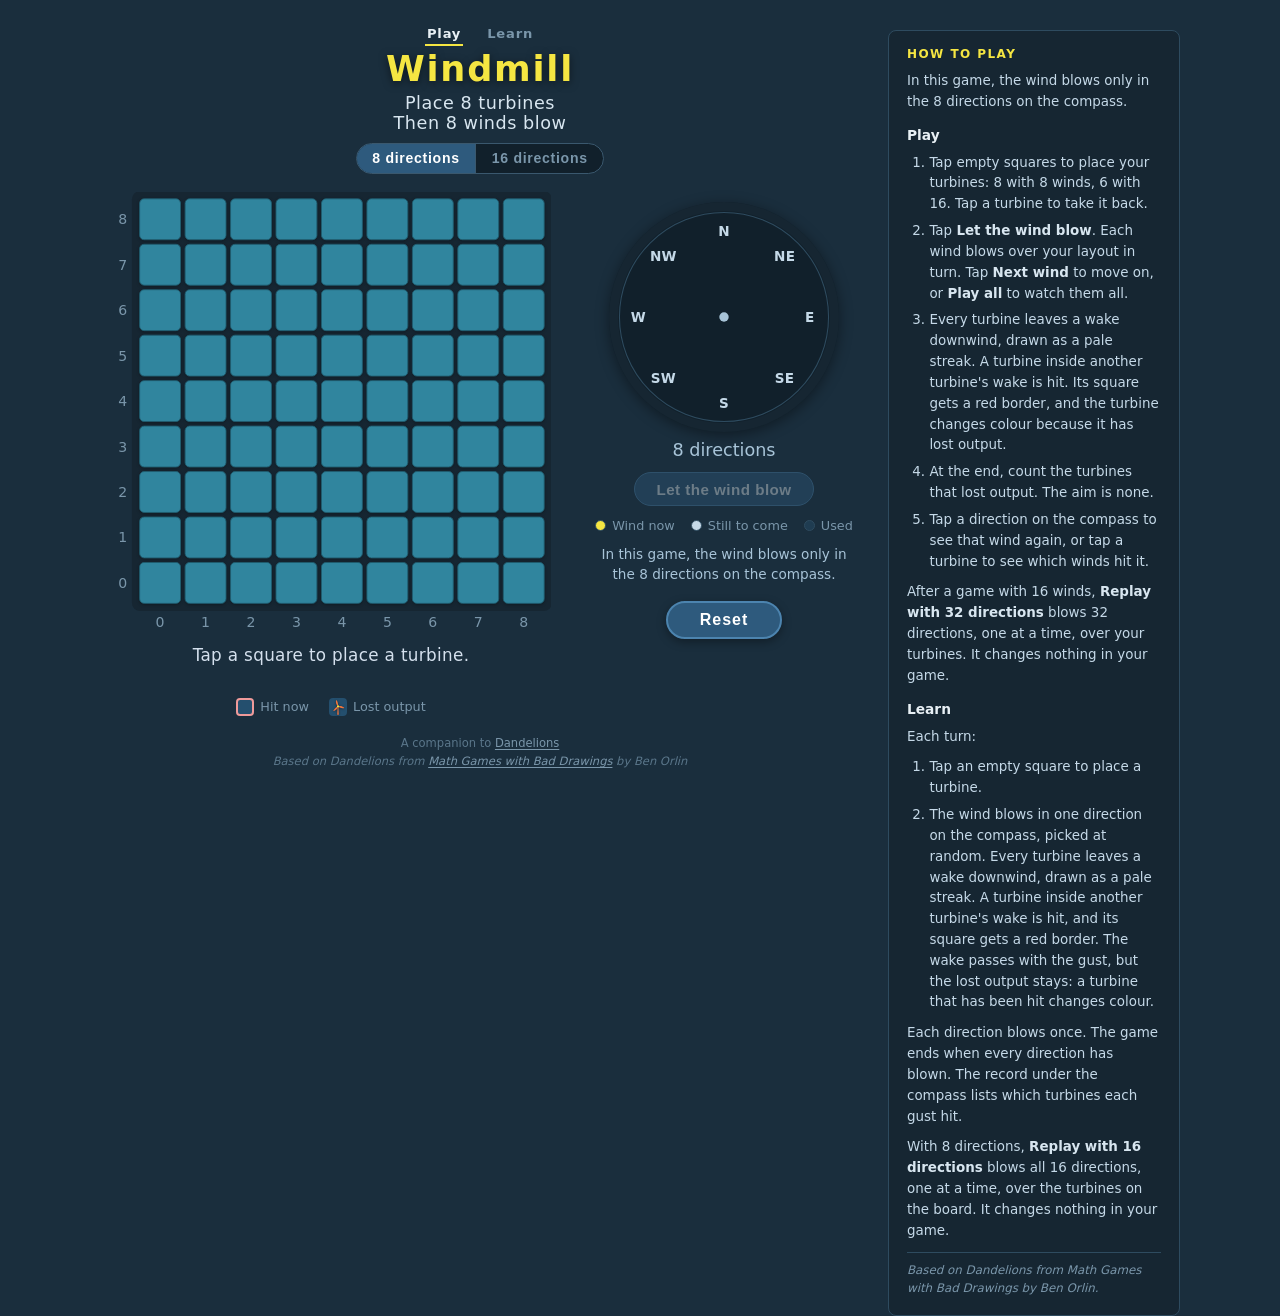
<file: index.html>
<!DOCTYPE html>
<html lang="en">
<head>
  <meta charset="UTF-8">
  <meta name="viewport" content="width=device-width, initial-scale=1.0, maximum-scale=1.0, user-scalable=no">
  <meta name="theme-color" content="#1a2d3a">
  <title>Windmill</title>
  <link rel="manifest" href="manifest.json">
  <link rel="apple-touch-icon" href="icon-192.png">
  <meta name="apple-mobile-web-app-capable" content="yes">
  <meta name="apple-mobile-web-app-status-bar-style" content="black-translucent">
  <link rel="stylesheet" href="style.css">
</head>
<body>
  <div id="page">

    <div id="app">
      <header>
        <nav id="mode-tabs" role="tablist" aria-label="Mode">
          <button class="mode-tab active" data-mode="play"  role="tab" aria-selected="true"  type="button">Play</button>
          <button class="mode-tab"        data-mode="learn" role="tab" aria-selected="false" type="button">Learn</button>
        </nav>
        <h1>Windmill</h1>
        <div id="turn-line"><span class="line">Turn 1 of 8</span><span class="line">&nbsp;</span></div>
        <div id="header-controls">
          <div id="setting" role="group" aria-label="Wind directions">
            <button class="set-btn active" data-setting="8"  type="button">8 directions</button>
            <button class="set-btn"        data-setting="16" type="button">16 directions</button>
          </div>
        </div>
      </header>

      <main>
        <div id="board-col">
          <svg id="grid"
               viewBox="-58 -10 968 968"
               role="grid"
               aria-label="Game board, 9 by 9"
               xmlns="http://www.w3.org/2000/svg">
          </svg>
          <div id="status" aria-live="polite">Tap a square to place a turbine</div>
          <div id="board-legend" aria-hidden="true">
            <span class="legend-item"><span class="chip chip-hit"></span>Hit now</span>
            <span class="legend-item">
              <svg class="chip" viewBox="-30 -30 60 60" xmlns="http://www.w3.org/2000/svg">
                <g class="turbine-symbol lost" transform="translate(0, -2) scale(0.78)">
                  <path class="turbine-tower" d="M -1.6 4 L -3.4 36 L 3.4 36 L 1.6 4 Z"/>
                  <g transform="rotate(-15)">
                    <path class="turbine-blade" d="M -1.8 -4 C -5.8 -10 -5.2 -19 -1.6 -26 Q 0 -28.4 1.6 -26.6 C 3.2 -19 3.2 -10 1.8 -4 Z"/>
                    <path class="turbine-blade" transform="rotate(120)" d="M -1.8 -4 C -5.8 -10 -5.2 -19 -1.6 -26 Q 0 -28.4 1.6 -26.6 C 3.2 -19 3.2 -10 1.8 -4 Z"/>
                    <path class="turbine-blade" transform="rotate(240)" d="M -1.8 -4 C -5.8 -10 -5.2 -19 -1.6 -26 Q 0 -28.4 1.6 -26.6 C 3.2 -19 3.2 -10 1.8 -4 Z"/>
                  </g>
                  <circle class="turbine-hub" r="4.6"/>
                </g>
              </svg>Lost output</span>
          </div>
        </div>

        <div id="side-col">
          <div id="compass-wrap">
            <svg id="compass"
                 viewBox="-110 -110 220 220"
                 role="group"
                 aria-label="Wind compass"
                 xmlns="http://www.w3.org/2000/svg">
            </svg>
          </div>
          <div id="compass-caption">8 directions</div>

          <div id="replay-summary" hidden>
            <p id="summary-8"></p>
            <p id="summary-16"></p>
          </div>
          <div id="replay-controls" hidden>
            <button id="pause-btn" class="pill primary" type="button">Pause</button>
            <button id="step-btn"  class="pill"         type="button">Step</button>
            <button id="close-btn" class="pill"         type="button">Close</button>
          </div>

          <div id="play-controls">
            <button id="start-btn" class="pill primary" type="button" disabled>Let the wind blow</button>
            <button id="next-btn"  class="pill primary" type="button" hidden>Next wind</button>
            <button id="all-btn"   class="pill"         type="button" hidden>Play all</button>
      <button id="replay32-btn" class="pill"      type="button" hidden>Replay with 32 directions</button>
          </div>

          <div id="legend" aria-hidden="true"></div>

          <p id="rule-line">In this game, the wind blows only in the 8 directions on the compass.</p>

          <ol id="record" aria-label="Record of gusts"></ol>

          <div id="game-buttons">
            <button id="replay-btn" class="pill" type="button" disabled>Replay with 16 directions</button>
            <button id="reset-btn" type="button">Reset</button>
          </div>
        </div>
      </main>

      <footer>
        <p id="game-attribution">
          A companion to <a href="https://mycarta.github.io/Dandelions/" target="_blank" rel="noopener">Dandelions</a><br>
          <em>Based on Dandelions from <a href="https://www.hachettebookgroup.com/titles/ben-orlin/math-games-with-bad-drawings/9780762499861/" target="_blank" rel="noopener">Math Games with Bad Drawings</a> by Ben Orlin</em>
          <!-- TODO: link to the YouTube playlist "Demystifying Offshore Wind" once the channel and playlist exist. -->
        </p>
      </footer>
    </div>

    <aside id="how-to-play" aria-label="How to play">
      <button id="htp-toggle" type="button"
              aria-expanded="false"
              aria-controls="htp-body">How to Play &#x25B8;</button>

      <div id="htp-body" class="htp-collapsed">
        <h2>How to Play</h2>

        <p id="htp-rule">In this game, the wind blows only in the 8 directions on the compass.</p>

        <h3>Play</h3>
        <ol>
          <li>Tap empty squares to place your turbines: 8 with 8 winds, 6 with 16.
              Tap a turbine to take it back.</li>
          <li>Tap <strong>Let the wind blow</strong>. Each wind blows over your layout in turn.
              Tap <strong>Next wind</strong> to move on, or
              <strong>Play all</strong> to watch them all.</li>
          <li>Every turbine leaves a wake downwind, drawn as a pale streak.
              A turbine inside another turbine's wake is hit. Its square gets a red border,
              and the turbine changes colour because it has lost output.</li>
          <li>At the end, count the turbines that lost output. The aim is none.</li>
          <li>Tap a direction on the compass to see that wind again, or tap a turbine to see
              which winds hit it.</li>
        </ol>

        <p>After a game with 16 winds, <strong>Replay with 32 directions</strong> blows
           32 directions, one at a time, over your turbines. It changes nothing in your game.</p>

        <h3>Learn</h3>
        <p>Each turn:</p>
        <ol>
          <li>Tap an empty square to place a turbine.</li>
          <li>The wind blows in one direction on the compass, picked at random.
              Every turbine leaves a wake downwind, drawn as a pale streak.
              A turbine inside another turbine's wake is hit, and its square gets a red border.
              The wake passes with the gust, but the lost output stays: a turbine that has
              been hit changes colour.</li>
        </ol>

        <p>Each direction blows once. The game ends when every direction has blown.
           The record under the compass lists which turbines each gust hit.</p>

        <p>With 8 directions, <strong>Replay with 16 directions</strong> blows all
           16 directions, one at a time, over the turbines on the board. It changes
           nothing in your game.</p>

        <p class="htp-attribution">Based on <em>Dandelions</em> from
           <em>Math Games with Bad Drawings</em> by Ben Orlin.</p>
      </div>
    </aside>

  </div>

  <script src="wake.js"></script>
  <script src="game.js"></script>
  <script>
    if ('serviceWorker' in navigator) {
      navigator.serviceWorker.register('sw.js');
    }
  </script>
</body>
</html>
</file>
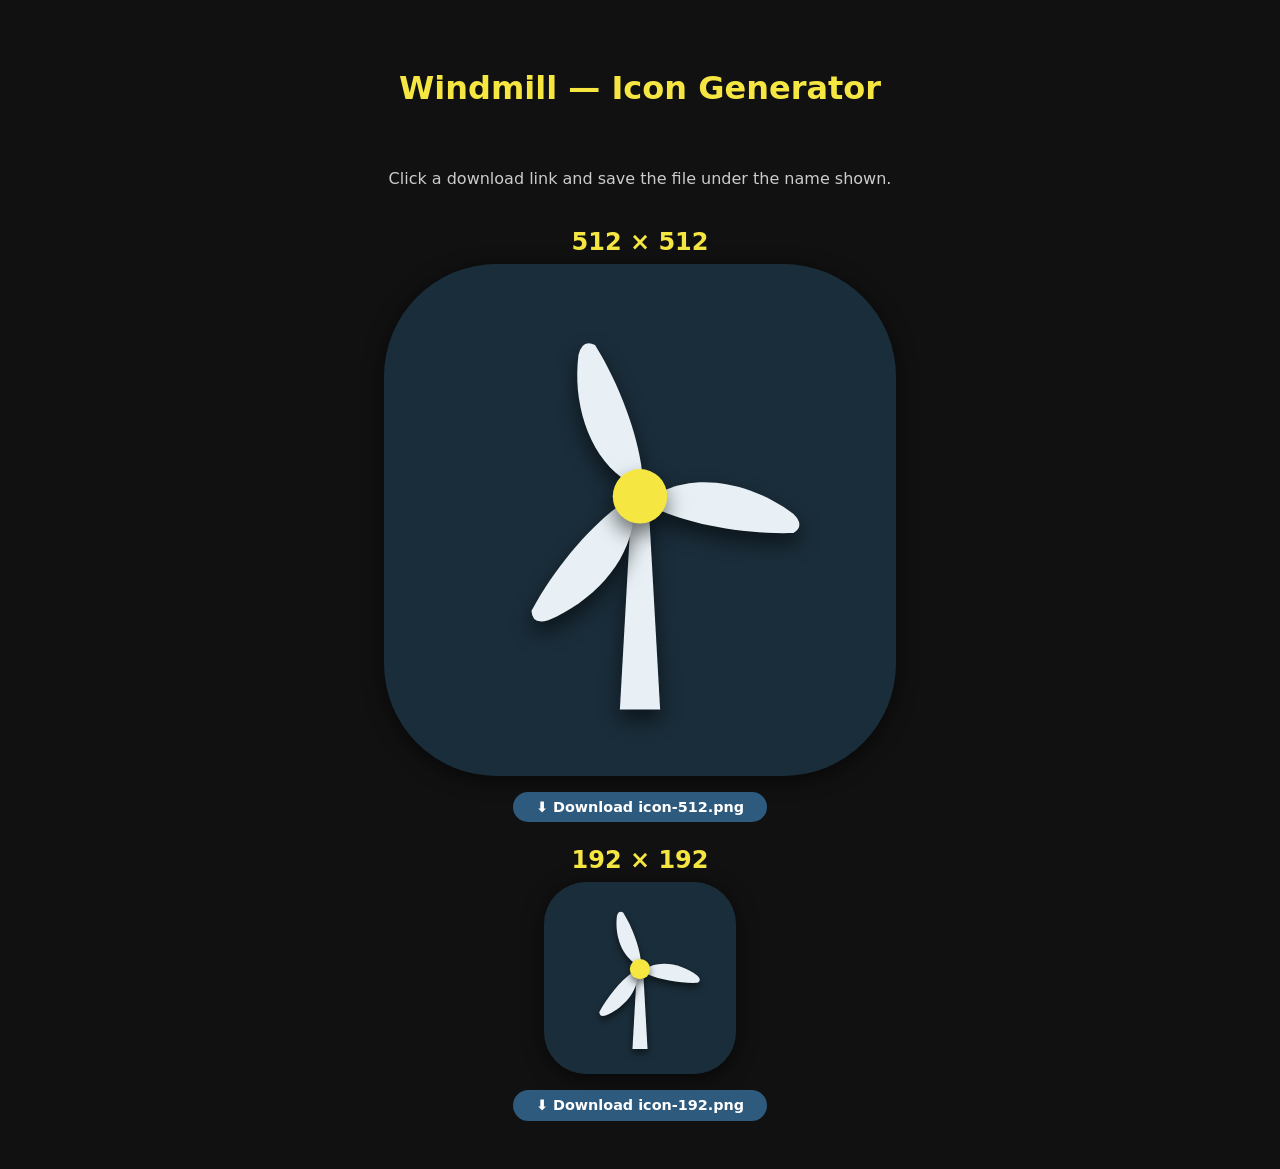
<file: generate-icons.html>
<!DOCTYPE html>
<html lang="en">
<head>
  <meta charset="UTF-8">
  <title>Generate Windmill Icons</title>
  <style>
    body { font-family: system-ui, sans-serif; background: #111; color: #ccc;
           display: flex; flex-direction: column; align-items: center;
           gap: 24px; padding: 40px 16px; }
    canvas { border-radius: 22%; box-shadow: 0 4px 20px rgba(0,0,0,0.6); }
    a.dl  { display: inline-block; margin-top: 8px; padding: 0.5em 1.6em;
            background: #2e5a7d; color: #fff; border-radius: 999px;
            text-decoration: none; font-weight: 600; font-size: 0.9rem; }
    a.dl:hover { background: #38688e; }
    h2 { margin: 0; color: #f5e642; }
    .pair { display: flex; flex-direction: column; align-items: center; gap: 8px; }
    /* ?size=512 or ?size=192 shows one bare canvas at the top left, for a
       headless-browser screenshot of exactly that size. */
    body.bare { padding: 0; margin: 0; display: block; background: #1a2d3a; }
    body.bare canvas { border-radius: 0; box-shadow: none; display: block; }
  </style>
</head>
<body>
  <h1 style="color:#f5e642">Windmill — Icon Generator</h1>
  <p>Click a download link and save the file under the name shown.</p>

  <div class="pair">
    <h2>512 × 512</h2>
    <canvas id="c512" width="512" height="512"></canvas>
    <a class="dl" id="dl512" download="icon-512.png">⬇ Download icon-512.png</a>
  </div>

  <div class="pair">
    <h2>192 × 192</h2>
    <canvas id="c192" width="192" height="192"></canvas>
    <a class="dl" id="dl192" download="icon-192.png">⬇ Download icon-192.png</a>
  </div>

  <script>
    // The same turbine as the game (game.js turbineSymbol), option B:
    // off-white blades and tower, gold hub. Units: 100 per board cell.
    const TOWER = 'M -1.6 4 L -3.4 36 L 3.4 36 L 1.6 4 Z';
    const BLADE = 'M -1.8 -4 C -5.8 -10 -5.2 -19 -1.6 -26 Q 0 -28.4 1.6 -26.6 C 3.2 -19 3.2 -10 1.8 -4 Z';
    const ROTOR_ANGLE = -20;   // a fixed tilt, like one of the game's random ones

    function drawIcon(canvas) {
      const s = canvas.width;
      const ctx = canvas.getContext('2d');
      ctx.fillStyle = '#1a2d3a';
      ctx.fillRect(0, 0, s, s);

      // The turbine spans y = -28 .. 36 units; centre that span in the icon.
      const scale = (0.74 * s) / 64;
      ctx.save();
      ctx.translate(s / 2, s / 2 - 4 * scale);
      ctx.scale(scale, scale);
      ctx.shadowColor = 'rgba(0,0,0,0.55)';
      ctx.shadowBlur = 0.04 * s;
      ctx.shadowOffsetY = 0.02 * s;

      ctx.fillStyle = '#e8f0f5';
      ctx.fill(new Path2D(TOWER));
      ctx.save();
      ctx.rotate(ROTOR_ANGLE * Math.PI / 180);
      for (const a of [0, 120, 240]) {
        ctx.save();
        ctx.rotate(a * Math.PI / 180);
        ctx.fill(new Path2D(BLADE));
        ctx.restore();
      }
      ctx.restore();
      ctx.fillStyle = '#f5e642';
      ctx.beginPath();
      ctx.arc(0, 0, 4.6, 0, Math.PI * 2);
      ctx.fill();
      ctx.restore();
    }

    const c512 = document.getElementById('c512');
    const c192 = document.getElementById('c192');
    drawIcon(c512);
    drawIcon(c192);
    document.getElementById('dl512').href = c512.toDataURL('image/png');
    document.getElementById('dl192').href = c192.toDataURL('image/png');

    const only = new URLSearchParams(location.search).get('size');
    if (only === '512' || only === '192') {
      document.body.className = 'bare';
      const keep = only === '512' ? c512 : c192;
      document.body.innerHTML = '';
      document.body.appendChild(keep);
    }
  </script>
</body>
</html>
</file>
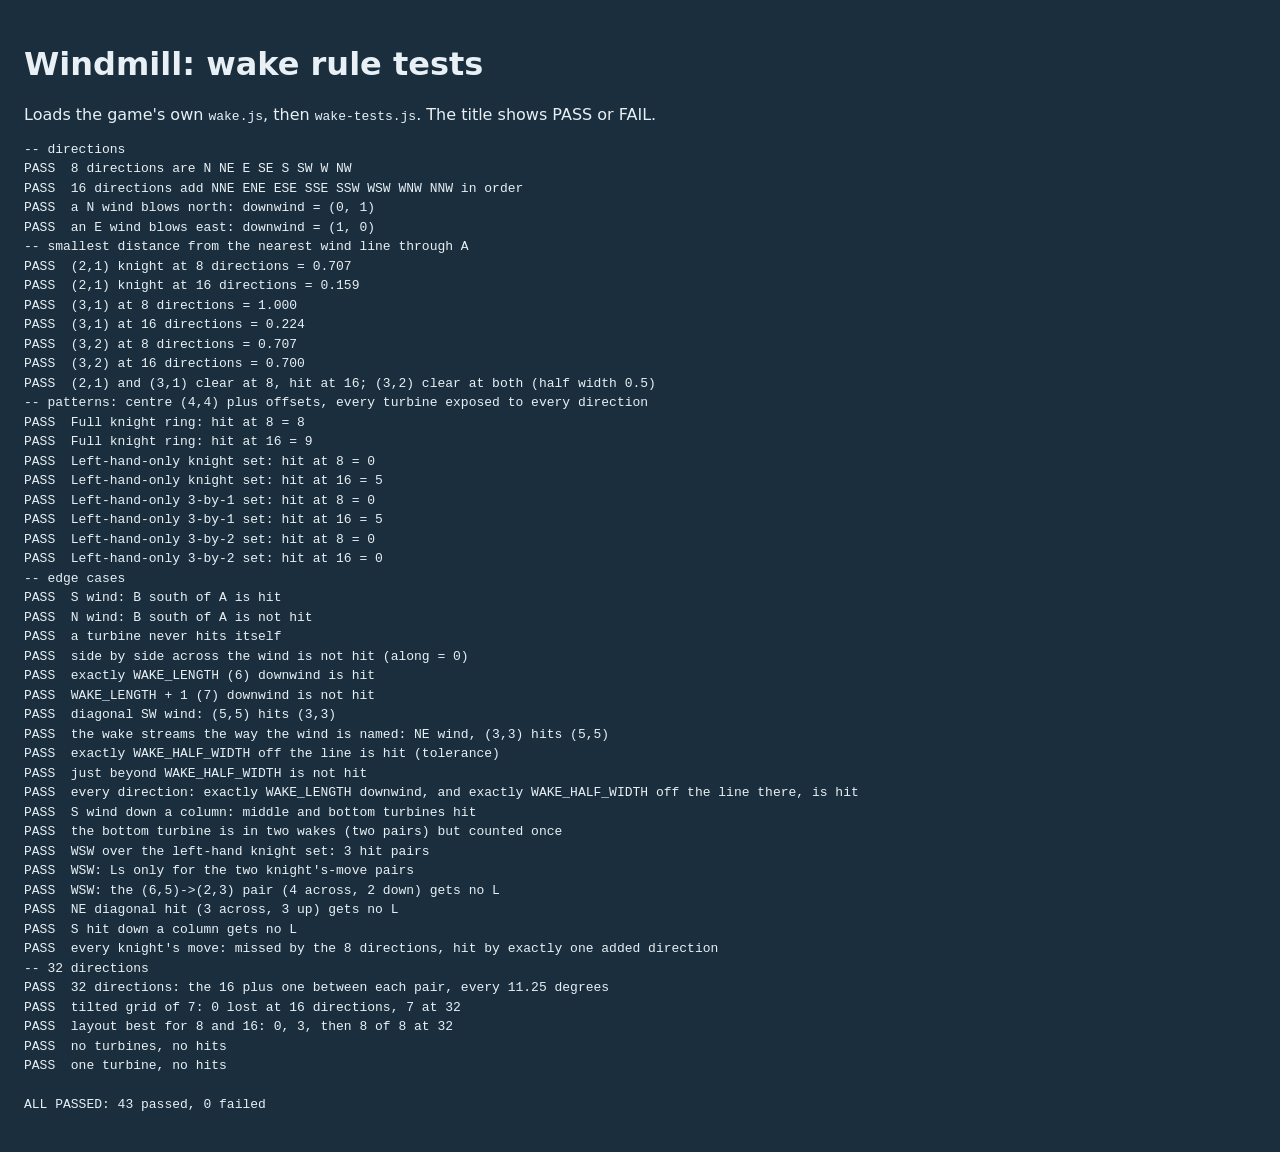
<file: tests/run.html>
<!doctype html>
<html lang="en">
<head>
<meta charset="utf-8">
<title>Windmill wake tests</title>
<style>
  body { background: #1a2e3d; color: #e8f0f5; font-family: system-ui, sans-serif; padding: 16px; }
  pre  { font-size: 13px; line-height: 1.5; }
</style>
</head>
<body>
<h1>Windmill: wake rule tests</h1>
<p>Loads the game's own <code>wake.js</code>, then <code>wake-tests.js</code>. The title shows PASS or FAIL.</p>
<script src="../wake.js"></script>
<script src="wake-tests.js"></script>
</body>
</html>
</file>
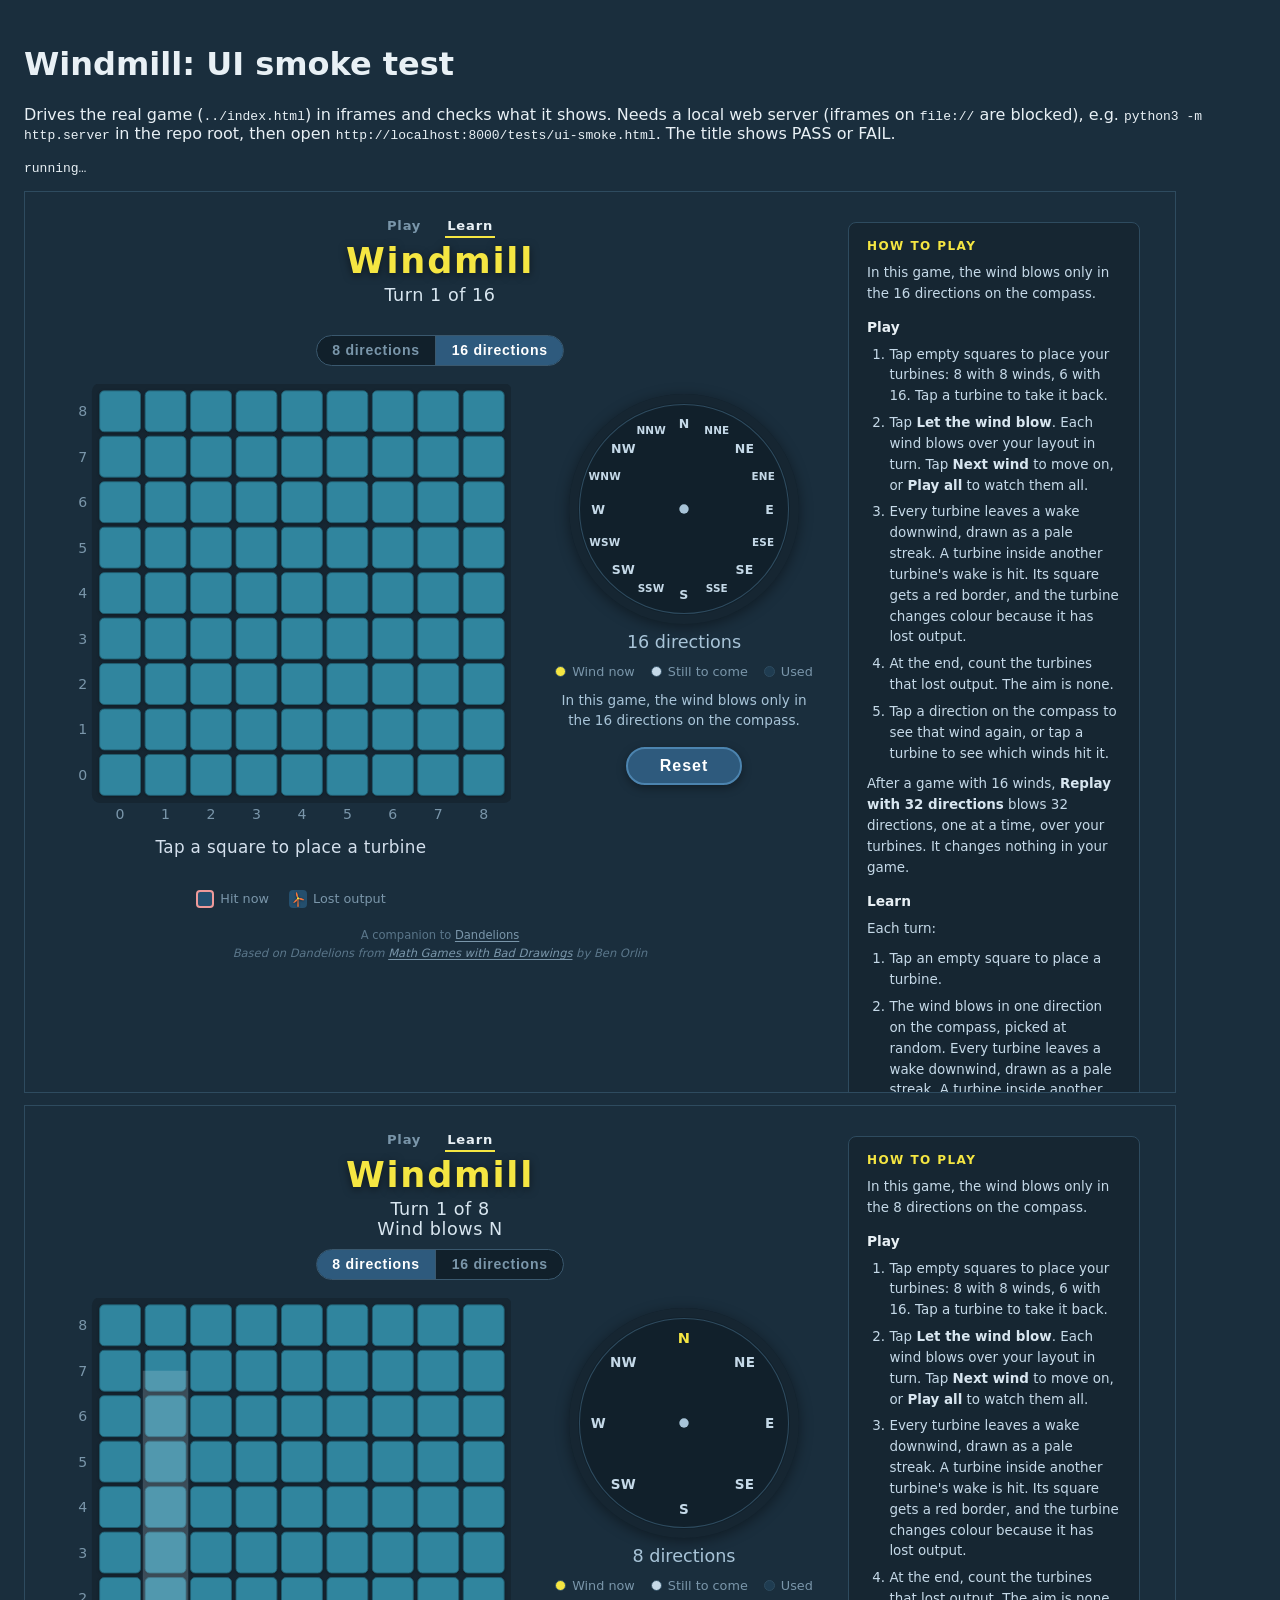
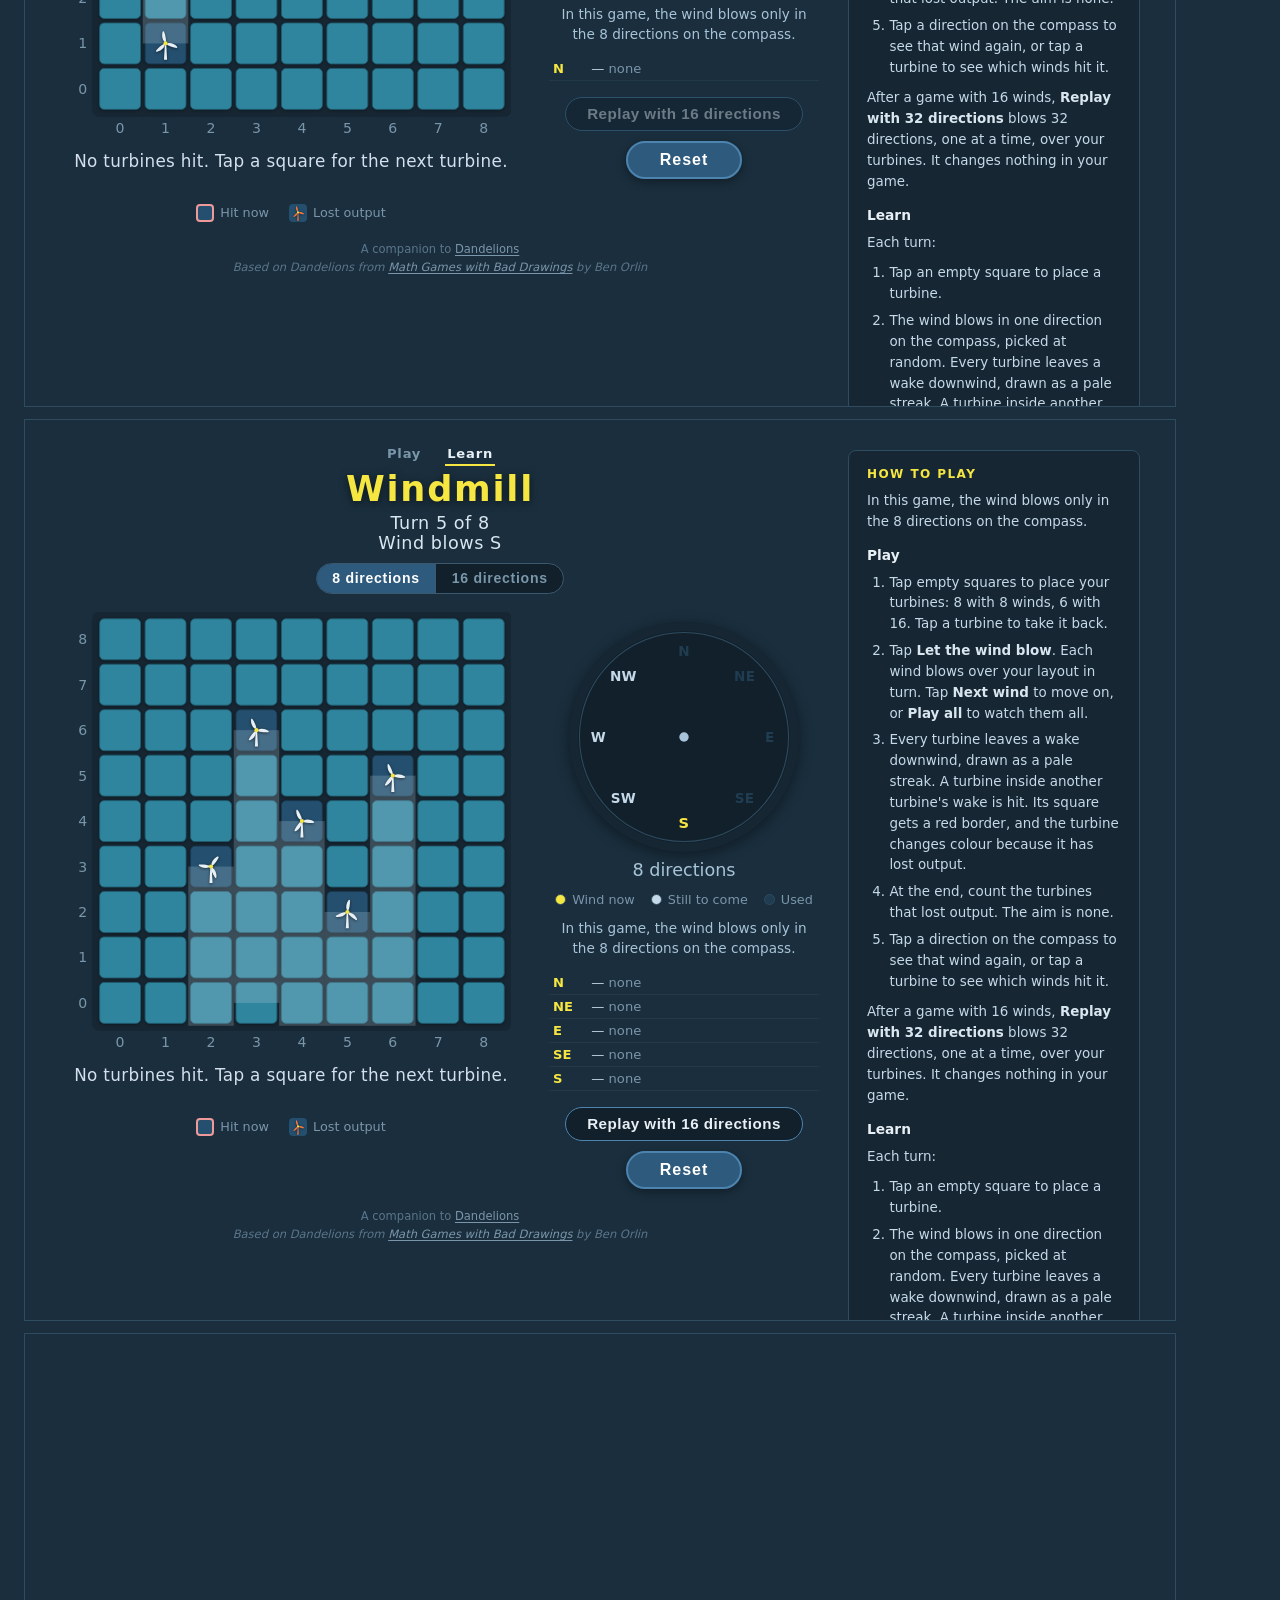
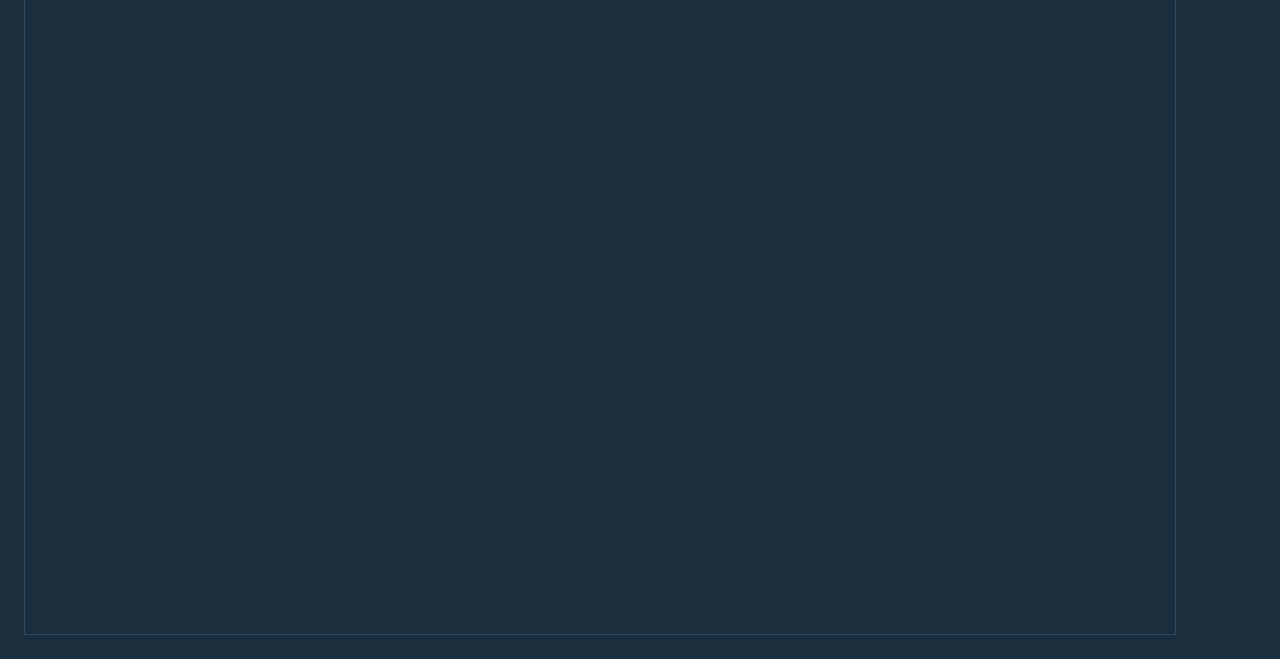
<file: tests/ui-smoke.html>
<!doctype html>
<html lang="en">
<head>
<meta charset="utf-8">
<title>Windmill UI smoke test</title>
<style>
  body { background: #1a2e3d; color: #e8f0f5; font-family: system-ui, sans-serif; padding: 16px; }
  pre  { font-size: 13px; line-height: 1.5; }
  iframe { width: 1150px; height: 900px; border: 1px solid #2e4b5f; display: block; margin-top: 12px; }
</style>
</head>
<body>
<h1>Windmill: UI smoke test</h1>
<p>Drives the real game (<code>../index.html</code>) in iframes and checks what it shows.
   Needs a local web server (iframes on <code>file://</code> are blocked), e.g.
   <code>python3 -m http.server</code> in the repo root, then open
   <code>http://localhost:8000/tests/ui-smoke.html</code>. The title shows PASS or FAIL.</p>
<pre id="results">running…</pre>
<iframe id="pick" title="game, tap-to-pick mode"></iframe>
<iframe id="rand" title="game, random wind"></iframe>
<iframe id="lines" title="game, tap-to-pick with knight lines"></iframe>
<iframe id="play" title="game, Play mode"></iframe>
<script>
const lines = [];
let passed = 0, failed = 0;
function check(name, ok, detail) {
  if (ok) { passed++; lines.push('PASS  ' + name); }
  else    { failed++; lines.push('FAIL  ' + name + (detail !== undefined ? '  -> ' + detail : '')); }
}
const sleep = ms => new Promise(r => setTimeout(r, ms));

function load(frame, src) {
  return new Promise(resolve => {
    frame.onload = () => resolve(frame.contentWindow);
    frame.src = src;
  });
}

async function run() {
  // ── Tap-to-pick mode: deterministic directions ───────────────────────────
  const w = await load(document.getElementById('pick'), '../index.html?wind=pick');
  await sleep(100);
  const d = w.document;
  const $ = id => d.getElementById(id);
  const click = el => el.dispatchEvent(new w.MouseEvent('click', { bubbles: true }));
  const cell = (x, y) => click($(`cell-${x}-${y}`));
  const pick = dir => click($(`dir-${dir}`));
  const count = sel => d.querySelectorAll(sel).length;
  const text = id => $(id).textContent.trim();
  const recordLines = () => [...d.querySelectorAll('#record li')].map(li => li.textContent);
  const headerLines = () => [...d.querySelectorAll('#turn-line .line')].map(e => e.textContent.trim());
  const boardTop = () => Math.round($('grid').getBoundingClientRect().top);

  lines.push('-- modes');
  check('Play opens first', d.querySelector('.mode-tab.active').dataset.mode === 'play'
        && !$('play-controls').hidden && $('replay-btn').hidden);
  click(d.querySelector('.mode-tab[data-mode="learn"]'));
  check('Learn tab shows the Learn game', d.querySelector('.mode-tab.active').dataset.mode === 'learn'
        && $('play-controls').hidden);

  lines.push('-- start (tap-to-pick mode)');
  check('title is Windmill', d.title === 'Windmill', d.title);
  check('81 squares', count('.cell') === 81, count('.cell'));
  check('axis numbers 0-8 on two sides', count('.axis-label') === 18);
  check('turn line "Turn 1 of 8"', text('turn-line') === 'Turn 1 of 8', text('turn-line'));
  check('status asks for a turbine', text('status') === 'Tap a square to place a turbine', text('status'));
  check('compass has 8 directions', count('#compass .dir-group') === 8);
  check('rule line names 8 directions', text('rule-line') === 'In this game, the wind blows only in the 8 directions on the compass.');
  check('legend: Wind now / Still to come / Used', text('legend') === 'Wind nowStill to comeUsed', text('legend'));
  check('replay button shown but disabled', !$('replay-btn').hidden && $('replay-btn').disabled);

  lines.push('-- turn 1');
  cell(4, 4);
  check('placing asks for a direction', text('status') === 'Pick a wind direction on the compass', text('status'));
  check('all 8 directions tappable', count('#compass .dir-group.tappable') === 8);
  cell(5, 5);
  check('no second turbine before the gust', count('#turbines .turbine-symbol') === 1);
  pick('N');
  check('header shows the wind on its second line', headerLines().join(' / ') === 'Turn 1 of 8 / Wind blows N', headerLines().join(' / '));
  check('first gust: no hits', text('status') === 'No turbines hit. Tap a square for the next turbine.', text('status'));
  check('first gust still draws its wake', count('#wakes .wake') === 1);
  check('record: "N — none"', recordLines()[0] === 'N — none', recordLines()[0]);
  check('N is gold (active)', $('dir-N').querySelector('text').classList.contains('active'));
  check('nothing tappable after the gust', count('#compass .dir-group.tappable') === 0);

  lines.push('-- turn 2');
  cell(4, 2);
  check('previous wakes clear on placement', count('#wakes .wake') === 0);
  check('N now dimmed (used)', $('dir-N').querySelector('text').classList.contains('used'));
  check('used N not tappable', !$('dir-N').classList.contains('tappable') && count('#compass .dir-group.tappable') === 7);
  pick('N');
  check('a used direction cannot be picked again', recordLines().length === 1);
  pick('S');
  check('S wind: (4,4) hits (4,2)', text('status') === '1 turbine hit. Tap a square for the next turbine.', text('status'));
  check('one red border', count('#hit-borders .hit-border') === 1);
  check('two wakes (every turbine casts one)', count('#wakes .wake') === 2);
  check('record: "S — hit: (4,2)"', recordLines()[1] === 'S — hit: (4,2)', recordLines()[1]);
  check('replay button enabled with 2 turbines', !$('replay-btn').disabled);
  const lostAt = (x, y) => d.querySelector(`#turbines .turbine-symbol[data-x="${x}"][data-y="${y}"]`).classList.contains('lost');
  check('the hit turbine (4,2) has lost output (vermilion)', lostAt(4, 2) && !lostAt(4, 4));
  check('board legend: Hit now / Lost output', text('board-legend').replace(/\s+/g, ' ') === 'Hit now Lost output', text('board-legend'));

  lines.push('-- replay with 16 directions (2 turbines in a column)');
  const turnBefore = text('turn-line'), statusBefore = text('status'), topBefore = boardTop();
  click($('replay-btn'));
  check('board does not move when the replay opens', boardTop() === topBefore, topBefore + ' -> ' + boardTop());
  check('replay compass has 16 directions', count('#compass .dir-group') === 16);
  check('replay legend has 4 items', count('#legend .legend-item') === 4, text('legend'));
  check('game controls hidden in replay', $('game-buttons').hidden && $('record').hidden && $('rule-line').hidden);
  check('setting toggle disabled in replay', [...d.querySelectorAll('.set-btn')].every(b => b.disabled));
  check('replay starts at N, with no L (public replay)', headerLines().join(' / ') === 'Replay with 16 directions / Wind blows N · 1 of 16'
        && count('#l-lines .l-line') === 0, headerLines().join(' / '));
  check('added directions are periwinkle', $('dir-NNE').querySelector('text').classList.contains('added'));
  check('replay starts fresh: at N only (4,4) has lost output', lostAt(4, 4) && !lostAt(4, 2));
  click($('step-btn'));
  check('Step pauses: button now says Play', text('pause-btn') === 'Play');
  check('Step moves to NNE', text('turn-line').includes('Wind blows NNE'), text('turn-line'));
  check('N is used, NNE active', $('dir-N').querySelector('text').classList.contains('used')
        && $('dir-NNE').querySelector('text').classList.contains('active'));
  for (let i = 0; i < 15; i++) click($('step-btn'));
  check('end: counts for 8', text('summary-8') === 'Hit by at least one of the 8 directions: 2 of 2 turbines', text('summary-8'));
  check('end: counts for 16', text('summary-16') === 'Hit by at least one of the 16 directions: 2 of 2 turbines', text('summary-16'));
  check('board does not move at the end of the replay', boardTop() === topBefore, topBefore + ' -> ' + boardTop());
  check('end: header keeps two lines, the second empty', headerLines().join(' / ') === 'Replay with 16 directions / ',
        headerLines().join(' / '));
  check('end: only Close remains', $('pause-btn').hidden && $('step-btn').hidden && !$('close-btn').hidden);
  check('end: both turbines lost output, no borders', lostAt(4, 4) && lostAt(4, 2) && count('#hit-borders .hit-border') === 0);
  click($('close-btn'));
  check('board does not move when the replay closes', boardTop() === topBefore, topBefore + ' -> ' + boardTop());
  check('Close: compass back to 8', count('#compass .dir-group') === 8);
  check('Close: game unchanged (record, turn line, status)',
        recordLines().length === 2 && text('turn-line') === turnBefore && text('status') === statusBefore);
  check('Close: game legend back', text('legend') === 'Wind nowStill to comeUsed', text('legend'));
  check('Close: game buttons back', !$('game-buttons').hidden && !$('record').hidden);
  check('Close: lost output back to the game\'s own', lostAt(4, 2) && !lostAt(4, 4));

  lines.push('-- turn 3: the wake passes, the loss stays');
  cell(0, 0);
  pick('E');
  check('E wind hits nothing: no red borders', count('#hit-borders .hit-border') === 0, text('status'));
  check('(4,2) still shows lost output', lostAt(4, 2) && !lostAt(4, 4) && !lostAt(0, 0));

  lines.push('-- left-hand knight set: 0 hit at 8, 5 hit at 16');
  click($('reset-btn'));
  check('Reset clears the board and record', count('#turbines .turbine-symbol') === 0 && recordLines().length === 0);
  const knight = [[4,4,'N'], [6,5,'NE'], [3,6,'E'], [2,3,'SE'], [5,2,'S']];
  for (const [x, y, dir] of knight) { cell(x, y); pick(dir); }
  check('5 turbines, 5 record lines', count('#turbines .turbine-symbol') === 5 && recordLines().length === 5);
  click($('replay-btn'));
  let lCount = 0, eneFrames = 0, frames = 0;
  for (let i = 0; i < 40 && !$('pause-btn').hidden; i++) {
    frames++; lCount += count('#l-lines .l-line');
    if (text('turn-line').includes('Wind blows ENE')) eneFrames++;
    click($('step-btn'));
  }
  check('public replay: one frame per gust, no Ls at all', frames === 16 && eneFrames === 1 && lCount === 0,
        frames + ' frames, ' + eneFrames + ' ENE, ' + lCount + ' Ls');
  check('end: 0 of 5 for 8 directions', text('summary-8') === 'Hit by at least one of the 8 directions: 0 of 5 turbines', text('summary-8'));
  check('end: 5 of 5 for 16 directions', text('summary-16') === 'Hit by at least one of the 16 directions: 5 of 5 turbines', text('summary-16'));
  check('end: legend shows only the two families', count('#legend .legend-item') === 2
        && text('legend') === '8 directionsAdded in 16 directions', text('legend'));
  check('end: compass lit as a key, 8 pale + 8 periwinkle, none used or gold',
        d.querySelectorAll('#compass text.used, #compass text.active').length === 0
        && d.querySelectorAll('#compass text.added').length === 8);
  check('end: all 5 turbines lost output, and no borders at all',
        count('#turbines .turbine-symbol.lost') === 5 && count('#hit-borders rect') === 0);
  click($('close-btn'));

  lines.push('-- end of game');
  for (const [x, y, dir] of [[0,0,'SW'], [8,8,'W'], [0,8,'NW']]) { cell(x, y); pick(dir); }
  check('8 gusts recorded', recordLines().length === 8);
  check('status says all 8 directions have blown', text('status').endsWith('All 8 directions have blown.'), text('status'));
  cell(8, 0);
  check('no placement after the end', count('#turbines .turbine-symbol') === 8);
  check('replay still available after the end', !$('replay-btn').disabled);

  lines.push('-- 16 directions setting');
  click(d.querySelector('.set-btn[data-setting="16"]'));
  check('switching resets the game', count('#turbines .turbine-symbol') === 0 && recordLines().length === 0);
  check('compass has 16 directions', count('#compass .dir-group') === 16);
  check('caption and rule line say 16', text('compass-caption') === '16 directions'
        && text('rule-line') === 'In this game, the wind blows only in the 16 directions on the compass.');
  check('turn line "Turn 1 of 16"', text('turn-line') === 'Turn 1 of 16');
  check('no replay button in 16 directions', $('replay-btn').hidden);

  // ── Private knight lines (?lines=knight) ─────────────────────────────────
  lines.push('-- knight lines (?wind=pick&lines=knight)');
  const k = await load(document.getElementById('lines'), '../index.html?wind=pick&lines=knight');
  await sleep(100);
  const kd = k.document;
  const k$ = id => kd.getElementById(id);
  const kclick = el => el.dispatchEvent(new k.MouseEvent('click', { bubbles: true }));
  const ktext = id => k$(id).textContent.trim();
  const kcount = sel => kd.querySelectorAll(sel).length;
  kclick(kd.querySelector('.mode-tab[data-mode="learn"]'));
  const kplace = (x, y, dir) => { kclick(k$(`cell-${x}-${y}`)); kclick(k$(`dir-${dir}`)); };
  // Walk the replay; returns {dir: [frames, Ls, borders]} per gust.
  const walk = () => {
    const seen = {};
    for (let i = 0; i < 60 && !k$('pause-btn').hidden; i++) {
      const dir = ktext('turn-line').match(/Wind blows (\w+)/)[1];
      const e = seen[dir] || (seen[dir] = [0, 0, 0]);
      e[0]++; e[1] += kcount('#l-lines .l-line'); e[2] = kcount('#hit-borders .hit-border');
      kclick(k$('step-btn'));
    }
    return seen;
  };
  kplace(0, 1, 'N'); kplace(3, 4, 'E');
  kclick(k$('replay-btn'));
  let seen = walk();
  check('diagonal hit (3 across, 3 up) under SW: border, no L', seen.SW && seen.SW[2] === 1 && seen.SW[1] === 0,
        JSON.stringify(seen.SW));
  check('no Ls anywhere for a diagonal pair', Object.values(seen).every(e => e[1] === 0));
  kclick(k$('close-btn'));
  kclick(k$('reset-btn'));
  for (const [x, y, dir] of knight) kplace(x, y, dir);
  kclick(k$('replay-btn'));
  seen = walk();
  check('ENE: one L for each knight\'s-move pair (2 frames, 1 L each)', seen.ENE && seen.ENE[0] === 2 && seen.ENE[1] === 2,
        JSON.stringify(seen.ENE));
  check('original 8 directions never draw an L', ['N','NE','E','SE','S','SW','W','NW'].every(dd => seen[dd][1] === 0));
  check('knight Ls do appear, in added directions', Object.entries(seen).some(([dd, e]) => e[1] > 0));
  kclick(k$('close-btn'));

  // ── Random wind (normal mode) ────────────────────────────────────────────
  lines.push('-- random wind (normal URL)');
  const r = await load(document.getElementById('rand'), '../index.html');
  await sleep(100);
  const rd = r.document;
  const rclick = el => el.dispatchEvent(new r.MouseEvent('click', { bubbles: true }));
  rclick(rd.querySelector('.mode-tab[data-mode="learn"]'));
  rclick(rd.getElementById('cell-1-1'));
  check('compass not tappable in normal mode', rd.querySelectorAll('#compass .dir-group.tappable').length === 0);
  check('status while waiting', rd.getElementById('status').textContent === 'The wind is blowing…');
  await sleep(800);
  const cells = [[3,1],[5,1],[7,1],[1,4],[3,4],[5,4],[7,4]];
  for (const [x, y] of cells) { rclick(rd.getElementById(`cell-${x}-${y}`)); await sleep(800); }
  const dirs = [...rd.querySelectorAll('#record li .rec-dir')].map(s => s.textContent);
  check('8 gusts, each direction exactly once', dirs.length === 8 && new Set(dirs).size === 8
        && dirs.every(x => ['N','NE','E','SE','S','SW','W','NW'].includes(x)), dirs.join(' '));
  check('random game ends', rd.getElementById('status').textContent.endsWith('All 8 directions have blown.'));

  // ── Play mode: place all 8, then the winds blow in compass order ─────────
  lines.push('-- Play mode, 8 winds');
  const p = await load(document.getElementById('play'), '../index.html');
  await sleep(100);
  const pd = p.document;
  const p$ = id => pd.getElementById(id);
  const pclick = el => el.dispatchEvent(new p.MouseEvent('click', { bubbles: true }));
  const pcell = (x, y) => pclick(p$(`cell-${x}-${y}`));
  const ptext = id => p$(id).textContent.trim();
  const pcount = sel => pd.querySelectorAll(sel).length;
  const pheader = () => [...pd.querySelectorAll('#turn-line .line')].map(e => e.textContent.trim()).join(' / ');
  const ptop = () => Math.round(p$('grid').getBoundingClientRect().top);
  const ctop = () => Math.round(p$('compass').getBoundingClientRect().top);
  const top0 = ptop(), ctop0 = ctop();
  const count4 = () => pcount('#legend .legend-item') === 4 && ptext('legend').includes('Added in 16 directions');
  check('empty board: "Place 8 turbines / Then 8 winds blow"', pheader() === 'Place 8 turbines / Then 8 winds blow', pheader());
  check('empty board status', ptext('status') === 'Tap a square to place a turbine.', ptext('status'));
  check('start button shown, disabled', !p$('start-btn').hidden && p$('start-btn').disabled
        && p$('next-btn').hidden && p$('all-btn').hidden);
  check('no compass direction tappable while placing', pcount('#compass .dir-group.tappable') === 0);
  pcell(0, 0); pcell(1, 4); pcell(2, 7);
  check('3 placed: "3 of 8 placed" in the status', ptext('status') === '3 of 8 placed. Tap a turbine to remove it.'
        && pheader() === 'Place 8 turbines / Then 8 winds blow', ptext('status'));
  pcell(1, 4);
  check('tap a turbine to remove it', pcount('#turbines .turbine-symbol') === 2 && ptext('status').startsWith('2 of 8 placed'), ptext('status'));
  // Eight queens: no two share a row, column or diagonal, so 8 winds hit nothing
  for (const [x, y] of [[1,4],[3,5],[4,2],[5,6],[6,1],[7,3]]) pcell(x, y);
  check('8 placed: status and start enabled', ptext('status') === 'All 8 placed. Tap a turbine to move it, or let the wind blow.'
        && !p$('start-btn').disabled, ptext('status'));
  pcell(8, 8);
  check('no ninth turbine', pcount('#turbines .turbine-symbol') === 8);
  pclick(p$('start-btn'));
  check('first wind: "Wind 1 of 8 / Wind blows N"', pheader() === 'Wind 1 of 8 / Wind blows N', pheader());
  check('reveal shows Next wind and Play all', !p$('next-btn').hidden && !p$('all-btn').hidden && p$('start-btn').hidden);
  check('every turbine casts a wake', pcount('#wakes .wake') === 8);
  pcell(8, 8);
  check('no placing during the wind', pcount('#turbines .turbine-symbol') === 8);
  pclick(p$('all-btn'));
  check('Play all: button says Pause, Next wind disabled', ptext('all-btn') === 'Pause' && p$('next-btn').disabled);
  pclick(p$('all-btn'));
  check('Pause: button back to Play all', ptext('all-btn') === 'Play all' && !p$('next-btn').disabled);
  const at = pheader().match(/Wind (\d+)/)[1] * 1;
  for (let i = at; i <= 8; i++) pclick(p$('next-btn'));
  check('verdict: "Lost output: 0 of 8 turbines / Acceptable: none"',
        pheader() === 'Lost output: 0 of 8 turbines / Acceptable: none', pheader());
  check('0 lost with 8 winds is the best possible', ptext('status').startsWith('The best possible result.'), ptext('status'));
  check('after the end: New game, wind buttons gone', ptext('reset-btn') === 'New game' && p$('next-btn').hidden && p$('all-btn').hidden);
  check('end compass: every direction tappable', pcount('#compass .dir-group.tappable') === 8);
  check('end legend: Shown now / Tap to look again', ptext('legend') === 'Shown nowTap to look again', ptext('legend'));
  pclick(p$('dir-NE'));
  check('review a direction: its wakes and status', pcount('#wakes .wake') === 8
        && ptext('status') === 'Wind blows NE: no turbines hit.' && p$('dir-NE').querySelector('text').classList.contains('active'),
        ptext('status'));
  pclick(p$('dir-NE'));
  check('tap it again to clear', pcount('#wakes .wake') === 0 && ptext('status').startsWith('The best possible result.'));
  pcell(0, 0);
  check('review a turbine never hit', ptext('status') === '(0,0) was never hit.' && pcount('#hit-borders .select-border') === 1,
        ptext('status'));

  lines.push('-- Play mode, 16 winds');
  pclick(pd.querySelector('.set-btn[data-setting="16"]'));
  check('switching to 16 starts a new game of 6 turbines', pcount('#turbines .turbine-symbol') === 0
        && pheader() === 'Place 6 turbines / Then 16 winds blow', pheader());
  // Loses 2 with 16 winds: (2,8) and (8,8)
  for (const [x, y] of [[3,3],[0,5],[5,6],[6,1],[2,8],[8,8]]) pcell(x, y);
  check('6 placed with 16 winds', ptext('status') === 'All 6 placed. Tap a turbine to move it, or let the wind blow.', ptext('status'));
  pcell(8, 4);
  check('no seventh turbine with 16 winds', pcount('#turbines .turbine-symbol') === 6);
  pclick(p$('start-btn'));
  check('16 winds in turn', pheader() === 'Wind 1 of 16 / Wind blows N', pheader());
  const order = p.eval('play.dirs').join(' ');
  check('16-wind order: round the compass, or the 8 main then the 8 added',
        order === 'N NNE NE ENE E ESE SE SSE S SSW SW WSW W WNW NW NNW'
        || order === 'N NE E SE S SW W NW NNE ENE ESE SSE SSW WSW WNW NNW', order);
  const orders = new Set();
  for (let i = 0; i < 40; i++) { orders.add(p.eval('playOrder().join(" ")')); }
  check('both orders occur', orders.size === 2, orders.size);
  const periwinkle = pd.querySelectorAll('#compass text.added').length;
  check('periwinkle added directions only when the main winds go first',
        order.startsWith('N NE') ? periwinkle === 8 && count4() : periwinkle === 0, order + ': ' + periwinkle);
  for (let i = 0; i < 16; i++) pclick(p$('next-btn'));
  check('verdict: 2 of 6 lost, acceptable none',
        pheader() === 'Lost output: 2 of 6 turbines / Acceptable: none', pheader());
  check('2 lost is more than acceptable', ptext('status').startsWith('More than the acceptable loss.'), ptext('status'));
  check('2 turbines show lost output', pcount('#turbines .turbine-symbol.lost') === 2);
  pcell(2, 8);
  check('review a lost turbine: which winds hit it', ptext('status') === '(2,8) was hit by W.'
        && p$('dir-W').querySelector('text').classList.contains('active') && pcount('#wakes .wake') === 1, ptext('status'));
  check('board and compass never moved in Play', ptop() === top0 && ctop() === ctop0,
        top0 + '/' + ctop0 + ' -> ' + ptop() + '/' + ctop());
  check('16-wind verdict offers the 32-direction replay', !p$('replay32-btn').hidden);
  pclick(p$('reset-btn'));
  check('New game clears the board', pcount('#turbines .turbine-symbol') === 0 && pheader().startsWith('Place 6 turbines'));
  check('no 32-direction replay before the end', p$('replay32-btn').hidden);

  lines.push('-- Play: replay with 32 directions');
  // Clean with 16 winds; finer wind takes all 6
  for (const [x, y] of [[3,3],[0,5],[5,6],[6,1],[1,0],[2,8]]) pcell(x, y);
  pclick(p$('start-btn'));
  for (let i = 0; i < 16; i++) pclick(p$('next-btn'));
  check('this layout: none lost with 16 winds, the best possible', pheader().startsWith('Lost output: 0 of 6')
        && ptext('status').startsWith('The best possible result.'), pheader());
  const rtop = ptop(), rctop = ctop();
  pclick(p$('replay32-btn'));
  if (p$('pause-btn').textContent === 'Pause') pclick(p$('pause-btn'));   // step by hand
  check('compass: 16 labels and 16 unlabelled ticks', pcount('#compass .dir-text') === 16 && pcount('#compass .dir-tick') === 16);
  check('replay header starts at N', pheader() === 'Replay with 32 directions / Wind blows N · 1 of 32', pheader());
  check('replay legend: 16 directions, added in 32', ptext('legend').includes('16 directions') && ptext('legend').includes('Added in 32 directions'));
  check('verdict controls hidden during the replay', p$('play-controls').hidden && p$('game-buttons').hidden);
  pclick(p$('step-btn'));
  check('an in-between wind is named by its neighbours', pheader() === 'Replay with 32 directions / Between N and NNE · 2 of 32', pheader());
  check('its tick is gold', p$('dir-NbE').querySelector('line').classList.contains('active'));
  pcell(4, 4);
  check('no turbine placed or selected during the replay', pcount('#turbines .turbine-symbol') === 6 && pcount('#hit-borders .select-border') === 0);
  for (let i = 0; i < 40; i++) if (!p$('step-btn').hidden) pclick(p$('step-btn'));
  check('end: 0 of 6 for the 16 directions', ptext('summary-8') === 'Hit by at least one of the 16 directions: 0 of 6 turbines', ptext('summary-8'));
  check('end: 6 of 6 for the 32 directions', ptext('summary-16') === 'Hit by at least one of the 32 directions: 6 of 6 turbines', ptext('summary-16'));
  check('end: status line', ptext('status') === 'Finer wind finds gaps between the 16 directions.', ptext('status'));
  check('end: compass lit as a key, 16 ticks periwinkle', pd.querySelectorAll('#compass .dir-tick.added:not(.used):not(.active)').length === 16);
  check('board and compass never moved in the replay', ptop() === rtop && ctop() === rctop, rtop + ' -> ' + ptop());
  pclick(p$('close-btn'));
  check('Close: back to the verdict, unchanged', pheader().startsWith('Lost output: 0 of 6') && pcount('#compass .dir-group') === 16
        && !p$('replay32-btn').hidden && !p$('play-controls').hidden && pcount('#turbines .turbine-symbol.lost') === 0);
  pclick(pd.querySelector('.set-btn[data-setting="8"]'));
  for (const [x, y] of [[0,0],[1,4],[2,7],[3,5],[4,2],[5,6],[6,1],[7,3]]) pcell(x, y);
  pclick(p$('start-btn'));
  for (let i = 0; i < 8; i++) pclick(p$('next-btn'));
  check('no 32-direction replay after an 8-wind game', p$('replay32-btn').hidden);

  lines.push('');
  lines.push((failed === 0 ? 'ALL PASSED' : 'FAILURES') + ': ' + passed + ' passed, ' + failed + ' failed');
  document.getElementById('results').textContent = lines.join('\n');
  document.title = (failed === 0 ? 'PASS ' : 'FAIL ') + passed + '/' + (passed + failed);
}

run().catch(e => {
  lines.push('ERROR ' + (e && e.stack || e));
  document.getElementById('results').textContent = lines.join('\n');
  document.title = 'FAIL error';
});
</script>
</body>
</html>
</file>
<file: style.css>
/* WINDMILL — layout and ocean palette.
   Layout adapted from Dandelions' style.css; every green mapped to ocean blue
   (see PROPOSAL.md section 5 and DECISIONS.md). SVG elements never get CSS
   transforms or transform animations: they use SVG transform attributes only. */

[hidden] { display: none !important; }

/* ── Reset & Base ─────────────────────────────────────────────────────────── */

*, *::before, *::after { box-sizing: border-box; margin: 0; padding: 0; }

html, body { height: 100%; }

body {
  background: #1a2e3d;
  color: #e8f0f5;
  font-family: 'Segoe UI', system-ui, -apple-system, sans-serif;
  display: flex;
  justify-content: center;
  align-items: flex-start;
  min-height: 100%;
  padding: 12px 8px 24px;
}

/* ── Page wrapper (game column + How to Play) ────────────────────────────── */

#page {
  display: flex;
  flex-direction: column;
  align-items: center;
  gap: 14px;
  width: 100%;
  max-width: 440px;
}

#app {
  display: flex;
  flex-direction: column;
  align-items: center;
  gap: 14px;
  width: 100%;
}

/* ── Header ───────────────────────────────────────────────────────────────── */

header { text-align: center; width: 100%; }

h1 {
  font-size: clamp(1.6rem, 7vw, 2.2rem);
  font-weight: 700;
  letter-spacing: 0.05em;
  color: #f5e642;
  text-shadow: 0 2px 8px rgba(0,0,0,0.5);
  line-height: 1.1;
}

/* Mode tabs above the title: Play | Learn */
#mode-tabs {
  display: flex;
  justify-content: center;
  gap: 22px;
  margin: 0 0 4px;
}

.mode-tab {
  background: none;
  border: none;
  border-bottom: 2px solid transparent;
  color: #7a96aa;
  font: inherit;
  font-size: 0.82rem;
  font-weight: 600;
  letter-spacing: 0.06em;
  padding: 2px 2px 3px;
  cursor: pointer;
  -webkit-tap-highlight-color: transparent;
}
.mode-tab.active { color: #e8f0f5; border-bottom-color: #f5e642; }
.mode-tab:not(.active):hover { color: #c5d9e8; }
.mode-tab:focus-visible { outline: 2px solid #f5e642; outline-offset: 2px; }

#turn-line {
  margin-top: 4px;
  font-size: clamp(0.95rem, 3.9vw, 1.1rem);
  color: #d8e6f0;
  letter-spacing: 0.03em;
}

#turn-line .line { display: block; }

#header-controls {
  display: flex;
  align-items: center;
  justify-content: center;
  flex-wrap: wrap;
  gap: 8px;
  margin-top: 10px;
}

/* Setting toggle: 8 directions / 16 directions */
#setting {
  display: inline-flex;
  border: 1px solid #3a586e;
  border-radius: 999px;
  overflow: hidden;
  background: #11202b;
}

.set-btn {
  background: transparent;
  color: #7a96aa;
  border: none;
  padding: 0.35em 1.1em;
  font-size: clamp(0.78rem, 3.1vw, 0.88rem);
  font-weight: 600;
  letter-spacing: 0.05em;
  cursor: pointer;
  transition: background 0.18s, color 0.18s;
  -webkit-tap-highlight-color: transparent;
  line-height: 1.4;
}

.set-btn:first-child { border-right: 1px solid #3a586e; }
.set-btn.active { background: #2e5a7d; color: #fff; }
.set-btn:not(.active):hover { background: #1f384a; color: #c5d9e8; }
.set-btn:focus-visible { outline: 2px solid #f5e642; outline-offset: -2px; }
.set-btn:disabled { cursor: default; opacity: 0.55; }

/* ── Main layout ──────────────────────────────────────────────────────────── */

main {
  display: flex;
  flex-direction: column;
  align-items: center;
  gap: 14px;
  width: 100%;
}

#board-col, #side-col {
  display: flex;
  flex-direction: column;
  align-items: center;
  gap: 12px;
  width: 100%;
}

/* ── Board ────────────────────────────────────────────────────────────────── */

#grid {
  display: block;
  width: 100%;
  max-width: 440px;
  aspect-ratio: 1;
}

.board-bg { fill: #162632; }

.cell rect {
  fill: #30859e;
  stroke: #205d70;
  stroke-width: 2;
  filter: drop-shadow(0 2px 3px rgba(0,0,0,0.30));
  transition: fill 0.18s ease;
}

.cell.turbine rect { fill: #244f6e; stroke: #1a394f; }

#grid.placing .cell.empty { cursor: pointer; }
#grid.placing .cell.empty:hover rect,
#grid.placing .cell.empty:focus rect {
  fill: #40a8be;
  stroke: #f5e642;
  stroke-width: 3;
  outline: none;
}
.cell:focus { outline: none; }
.cell:focus-visible rect { stroke: #f5e642; stroke-width: 4; }

.axis-label {
  fill: #7a96aa;
  font-size: 31px;
  text-anchor: middle;
  dominant-baseline: central;
  user-select: none;
}

/* Wakes: pale streaks; each has its own opacity, so overlaps look brighter */
.wake {
  fill: #c5d9e8;
  opacity: 0.22;
  pointer-events: none;
}

.hit-border {
  fill: none;
  stroke: #ef9a9a;
  stroke-width: 6;
  pointer-events: none;
}

.l-line {
  fill: none;
  stroke: #ef9a9a;
  stroke-width: 10;
  stroke-linecap: round;
  stroke-linejoin: round;
  pointer-events: none;
}

.l-arrow { fill: #ef9a9a; }

/* Turbine (option B): off-white blades and tower, gold hub, flower-style shadow */
.turbine-symbol {
  pointer-events: none;
  filter: drop-shadow(0 2px 4px rgba(0,0,0,0.55));
}
.turbine-tower, .turbine-blade { fill: #e8f0f5; }
.turbine-hub { fill: #f5e642; }

/* Play review: the turbine being looked at */
.select-border {
  fill: none;
  stroke: #f5e642;
  stroke-width: 4;
  pointer-events: none;
}

#play-controls {
  display: flex;
  justify-content: center;
  gap: 10px;
  flex-wrap: wrap;
}
#play-controls[hidden] { display: none; }
/* Lost output: hit at least once (vermilion; the wake passes, the loss stays) */
.turbine-symbol.lost .turbine-tower,
.turbine-symbol.lost .turbine-blade { fill: #f0743c; }

/* Fade in, opacity only (no transforms on SVG) */
@keyframes fade-in { from { opacity: 0; } }
.fade-in { animation: fade-in 0.35s ease-out both; }
.wake.fade-in { animation-name: wake-in; }
@keyframes wake-in { from { opacity: 0; } to { opacity: 0.22; } }

/* ── Status ───────────────────────────────────────────────────────────────── */

#status {
  font-size: clamp(0.9rem, 3.8vw, 1.05rem);
  color: #d4e0ed;
  text-align: center;
  /* Always room for two lines, so the compass below never moves on a phone */
  line-height: 1.35;
  min-height: 2.7em;
  letter-spacing: 0.02em;
  padding: 0 8px;
}

/* ── Compass ──────────────────────────────────────────────────────────────── */

#compass-wrap {
  width: 100%;
  max-width: 230px;
  aspect-ratio: 1;
  background: #11202b;
  border-radius: 50%;
  box-shadow: 0 3px 14px rgba(0,0,0,0.4), inset 0 0 0 9px #162632;
}

#compass { width: 100%; height: 100%; display: block; }

.compass-ring { fill: none; stroke: #2e4b5f; stroke-width: 1; }
.compass-center { fill: #a8c4d8; }

.dir-text {
  font-size: 13px;
  font-weight: 600;
  letter-spacing: 0.02em;
  fill: #c5d9e8;                 /* not used yet */
  text-anchor: middle;
  dominant-baseline: central;
  user-select: none;
  transition: fill 0.25s;
}
#compass.n16 .dir-text       { font-size: 12px; }
#compass.n16 .dir-text.three { font-size: 10px; }

.dir-text.used        { fill: #1f3c51; }   /* switched off: the compass's own blue */
.dir-text.added       { fill: #94a0f0; }   /* replay: the 8 added directions (periwinkle) */
.dir-text.added.used  { fill: #282f5d; }
/* Play's 32-direction replay: the 16 in-between directions as ticks on the ring */
.dir-tick              { stroke: #94a0f0; stroke-width: 2.5; stroke-linecap: round; }
.dir-tick.used         { stroke: #282f5d; }
.dir-tick.active       { stroke: #f5e642; stroke-width: 4.5; }
.dir-text.active      { fill: #f5e642; font-weight: 700; font-size: 14px; }
#compass.n16 .dir-text.active       { font-size: 13px; }
#compass.n16 .dir-text.three.active { font-size: 11px; }

/* Private tap-to-pick mode (?wind=pick) */
.dir-hit { fill: transparent; }
.dir-group.tappable { cursor: pointer; }
.dir-group.tappable:hover .dir-text { fill: #f5e642; }
.dir-group.tappable .dir-hit { fill: rgba(197, 217, 232, 0.06); }

#compass-caption {
  font-size: clamp(0.95rem, 3.9vw, 1.1rem);
  color: #a8c4d8;
  margin-top: -4px;
}

/* ── Legend ───────────────────────────────────────────────────────────────── */

#legend {
  display: flex;
  flex-wrap: wrap;
  justify-content: center;
  gap: 4px 16px;
  font-size: 0.8rem;
  color: #7a96aa;
}

.legend-item { display: inline-flex; align-items: center; gap: 6px; white-space: nowrap; }

#board-legend {
  display: flex;
  flex-wrap: wrap;
  justify-content: center;
  gap: 4px 20px;
  font-size: 0.8rem;
  color: #7a96aa;
  margin-top: -4px;
}
.chip {
  width: 18px;
  height: 18px;
  border-radius: 4px;
  background: #244f6e;
  flex: none;
}
.chip-hit { border: 2px solid #ef9a9a; }
svg.chip { display: block; }

.legend-dot {
  width: 11px;
  height: 11px;
  border-radius: 50%;
  border: 1.5px solid #2e4b5f;
  flex: none;
}

/* ── Rule line ────────────────────────────────────────────────────────────── */

#rule-line {
  font-size: 0.85rem;
  color: #a8c4d8;
  text-align: center;
  line-height: 1.45;
  max-width: 300px;
}

/* ── Record ───────────────────────────────────────────────────────────────── */

#record {
  list-style: none;
  width: 100%;
  max-width: 300px;
  font-size: 0.82rem;
  line-height: 1.6;
  color: #c5d9e8;
  font-variant-numeric: tabular-nums;
}
#record:empty { display: none; }
#record li { border-bottom: 1px solid #22394a; padding: 1px 4px; }
#record li .rec-dir { color: #f5e642; font-weight: 600; display: inline-block; min-width: 2.6em; }
#record li .rec-none { color: #7a96aa; }

/* ── Replay ───────────────────────────────────────────────────────────────── */

#replay-controls { display: flex; gap: 10px; justify-content: center; flex-wrap: wrap; }

#replay-summary {
  text-align: center;
  font-size: clamp(0.85rem, 3.5vw, 0.95rem);
  color: #a8c4d8;
  line-height: 1.45;
  display: flex;
  flex-direction: column;
  gap: 10px;
}
#replay-summary strong {
  display: block;
  font-size: 1.2em;
  font-weight: 700;
  color: #e8f0f5;
}

/* ── Buttons ──────────────────────────────────────────────────────────────── */

#game-buttons {
  display: flex;
  flex-wrap: wrap;
  gap: 10px;
  justify-content: center;
  margin-top: 4px;
}

.pill {
  background: #11202b;
  color: #e8f0f5;
  border: 1.5px solid #4c84af;
  border-radius: 999px;
  padding: 0.5em 1.4em;
  font-size: clamp(0.85rem, 3.5vw, 0.95rem);
  font-weight: 600;
  letter-spacing: 0.03em;
  cursor: pointer;
  transition: background 0.18s, opacity 0.18s;
  -webkit-tap-highlight-color: transparent;
}
.pill:hover:not(:disabled) { background: #1f384a; }
.pill.primary { background: #2e5a7d; }
.pill.primary:hover { background: #38688e; }
.pill:disabled { opacity: 0.4; cursor: default; }
.pill:focus-visible { outline: 2px solid #f5e642; outline-offset: 2px; }

#reset-btn {
  background: #2e5a7d;
  color: #fff;
  border: 2px solid #4c84af;
  border-radius: 999px;
  padding: 0.5em 2em;
  font-size: clamp(0.9rem, 3.8vw, 1rem);
  font-weight: 600;
  letter-spacing: 0.06em;
  cursor: pointer;
  transition: background 0.18s, box-shadow 0.18s;
  box-shadow: 0 3px 10px rgba(0,0,0,0.35);
  -webkit-tap-highlight-color: transparent;
}
#reset-btn:hover  { background: #38688e; }
#reset-btn:active { background: #1b405e; }
#reset-btn:focus-visible { outline: 3px solid #f5e642; outline-offset: 3px; }

/* ── Footer ───────────────────────────────────────────────────────────────── */

footer { width: 100%; display: flex; justify-content: center; }

#game-attribution {
  font-size: 0.72rem;
  color: #5a768a;
  text-align: center;
  line-height: 1.6;
  padding: 0 12px;
}
#game-attribution a { color: #7a96aa; text-decoration: underline; text-underline-offset: 2px; }
#game-attribution a:hover { color: #a8c4d8; }

/* ── How to Play (collapsible) ────────────────────────────────────────────── */

#how-to-play { width: 100%; max-width: 440px; }

#htp-toggle {
  width: 100%;
  background: #162632;
  color: #a8c4d8;
  border: 1px solid #2e4b5f;
  border-radius: 8px;
  padding: 0.55em 1.1em;
  font-size: 0.9rem;
  font-weight: 600;
  letter-spacing: 0.05em;
  cursor: pointer;
  text-align: left;
  -webkit-tap-highlight-color: transparent;
}
#htp-toggle:hover { background: #1f384a; color: #c5d9e8; }
#htp-toggle:focus-visible { outline: 2px solid #f5e642; outline-offset: 2px; }
#htp-toggle[aria-expanded="true"] {
  border-bottom-left-radius: 0;
  border-bottom-right-radius: 0;
  border-bottom-color: transparent;
}

.htp-collapsed { display: none; }

#htp-body {
  background: #162632;
  border: 1px solid #2e4b5f;
  border-top: none;
  border-radius: 0 0 8px 8px;
  padding: 14px 16px 16px;
  display: flex;
  flex-direction: column;
  gap: 10px;
}
#htp-body.htp-collapsed { display: none; }

#htp-body h2 {
  font-size: 0.75rem;
  font-weight: 700;
  letter-spacing: 0.12em;
  text-transform: uppercase;
  color: #f5e642;
}
#htp-body h3 { font-size: 0.86rem; font-weight: 700; color: #e8f0f5; margin-top: 4px; }
#htp-body p, #htp-body li { font-size: 0.84rem; line-height: 1.55; color: #c5d9e8; }
#htp-body strong { color: #d8e6f0; font-weight: 600; }
#htp-body ol { padding-left: 1.4em; display: flex; flex-direction: column; gap: 6px; }
.htp-attribution {
  font-size: 0.74rem !important;
  font-style: italic;
  color: #7a96aa !important;
  border-top: 1px solid #2e4b5f;
  padding-top: 8px;
}

/* ── Wider screens ────────────────────────────────────────────────────────── */

@media (min-width: 480px) {
  body { padding: 24px 16px 40px; }
  #app { gap: 18px; }
}

/* Board and compass side by side */
@media (min-width: 760px) {
  #page { max-width: 760px; }
  main { flex-direction: row; align-items: flex-start; justify-content: center; gap: 28px; }
  #board-col { flex: 0 1 460px; }
  #side-col { flex: 0 0 270px; padding-top: 10px; }
  #how-to-play { max-width: 760px; }
}

/* Very wide: How to Play becomes an always-open sidebar */
@media (min-width: 1100px) {
  #page { flex-direction: row; align-items: flex-start; max-width: 1080px; gap: 28px; }
  #app { flex: 0 0 760px; }
  #how-to-play { flex: 1 1 280px; max-width: 300px; padding-top: 6px; }
  #htp-toggle { display: none; }
  #htp-body, #htp-body.htp-collapsed {
    display: flex;
    border: 1px solid #2e4b5f;
    border-radius: 8px;
    padding: 16px 18px 18px;
  }
}

/* ── Phones up to 900px tall (iPhone SE to iPhone 13/14): board and whole
   compass on one screen, also in the Home Screen app under the status bar ── */

@media (max-height: 900px) and (max-width: 759px) {
  body { padding-top: 8px; padding-bottom: 8px; }
  #app, main { gap: 9px; }
  h1 { font-size: clamp(1.3rem, 6vw, 1.8rem); }
  #header-controls { margin-top: 6px; }
  #grid { max-width: 330px; }
  #compass-wrap { max-width: 170px; }
}
</file>
